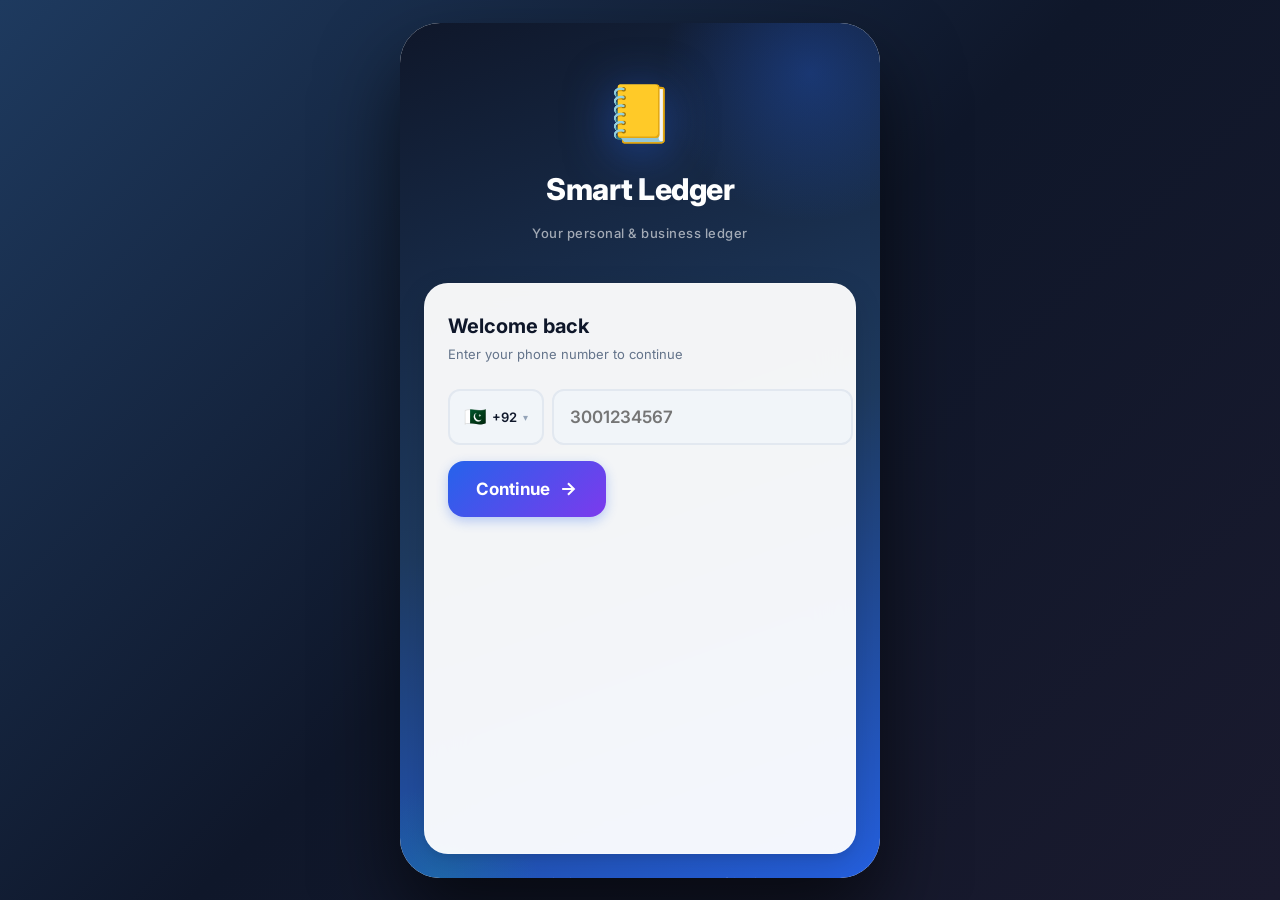
<file: index.html>
<!DOCTYPE html>
<html lang="en">
<head>
  <meta charset="UTF-8">
  <meta name="viewport" content="width=device-width, initial-scale=1.0, maximum-scale=1.0, user-scalable=no">
  <meta name="theme-color" content="#0F172A">
  <meta name="apple-mobile-web-app-capable" content="yes">
  <meta name="apple-mobile-web-app-status-bar-style" content="black-translucent">
  <meta name="apple-mobile-web-app-title" content="Smart Ledger">
  <meta name="mobile-web-app-capable" content="yes">

  <title>Smart Ledger — Digital Ledger for Everyone</title>
  <meta name="description" content="Smart Ledger is a fast, offline-first digital ledger app for personal and business use. Track balances, credit, and payments — anywhere in the world.">

  <!-- PWA Manifest -->
  <link rel="manifest" href="manifest.json">

  <!-- Favicon -->
  <link rel="icon" href="data:image/svg+xml,<svg xmlns='http://www.w3.org/2000/svg' viewBox='0 0 100 100'><text y='.9em' font-size='90'>📒</text></svg>">

  <!-- Styles -->
  <link rel="stylesheet" href="css/app.css">

  <!-- Preconnect for fonts -->
  <link rel="preconnect" href="https://fonts.googleapis.com">
  <link rel="preconnect" href="https://fonts.gstatic.com" crossorigin>

  <!-- Open Graph -->
  <meta property="og:title" content="Smart Ledger — Digital Khata">
  <meta property="og:description" content="Modern digital ledger app for small businesses worldwide.">
  <meta property="og:type" content="website">
</head>
<body>

  <!-- App Root -->
  <div id="app" role="main" aria-label="Smart Ledger App">
    <!-- Loading splash -->
    <div id="splash" style="
      min-height: 100dvh;
      display: flex;
      flex-direction: column;
      align-items: center;
      justify-content: center;
      background: linear-gradient(160deg, #0F172A 0%, #1E3A5F 50%, #2563EB 100%);
      gap: 16px;
    ">
      <div style="font-size: 64px; animation: logoPulse 1.5s ease-in-out infinite;">📒</div>
      <div style="font-size: 28px; font-weight: 800; color: white; letter-spacing: -0.5px;">Smart Ledger</div>
      <div style="width: 40px; height: 3px; background: rgba(255,255,255,0.2); border-radius: 2px; overflow: hidden; margin-top: 8px;">
        <div id="splash-bar" style="height: 100%; background: #10B981; border-radius: 2px; width: 0%; transition: width 0.8s ease;"></div>
      </div>
    </div>
  </div>

  <!-- Scripts — order matters! -->
  <script src="js/db.js"></script>
  <script src="js/auth.js"></script>
  <script src="js/router.js"></script>
  <script src="js/views/login.js"></script>
  <script src="js/views/setup.js"></script>
  <script src="js/views/dashboard.js"></script>
  <script src="js/views/customer.js"></script>
  <script src="js/views/detail.js"></script>
  <script src="js/views/transaction.js"></script>
  <script src="js/app.js"></script>

  <script>
    // Animate splash bar then hide
    setTimeout(() => {
      const bar = document.getElementById('splash-bar');
      if (bar) bar.style.width = '100%';
    }, 50);
    setTimeout(() => {
      const splash = document.getElementById('splash');
      if (splash) splash.style.opacity = '0';
      setTimeout(() => { if (splash) splash.remove(); }, 300);
    }, 800);
  </script>

  <!-- PWA Service Worker Registration -->
  <script>
    if ('serviceWorker' in navigator) {
      window.addEventListener('load', () => {
        navigator.serviceWorker.register('sw.js').catch(() => {});
      });
    }
  </script>
</body>
</html>
</file>
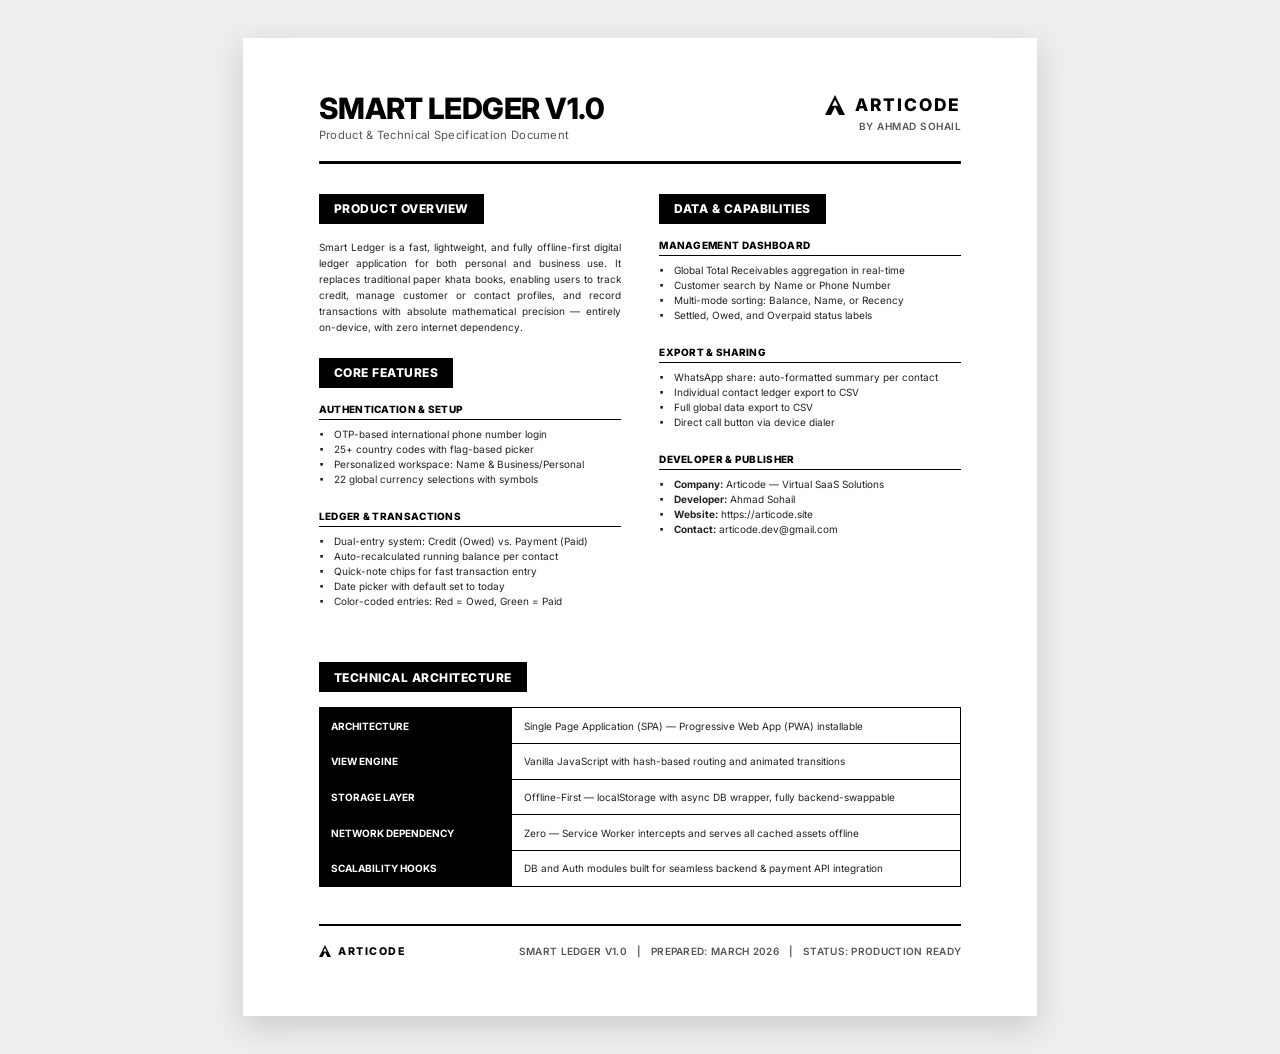
<file: specs.html>
<!DOCTYPE html>
<html lang="en">
<head>
    <meta charset="UTF-8">
    <meta name="viewport" content="width=device-width, initial-scale=1.0">
    <title>Smart Ledger — App Specifications</title>
    <link href="https://fonts.googleapis.com/css2?family=Inter:wght@400;600;800&display=swap" rel="stylesheet">
    <style>
        :root {
            --black: #000000;
            --white: #ffffff;
            --gray: #555555;
            --light-gray: #eeeeee;
        }

        * { box-sizing: border-box; margin: 0; padding: 0; -webkit-print-color-adjust: exact; print-color-adjust: exact; }

        @page { size: A4 portrait; margin: 0; }

        body {
            font-family: 'Inter', sans-serif;
            background: var(--light-gray);
        }

        .page {
            width: 210mm;
            min-height: 250mm; /* Let it flow naturally, no forced height */
            background: var(--white);
            margin: 10mm auto;
            padding: 15mm 20mm;
            box-shadow: 0 10px 30px rgba(0,0,0,0.15);
            display: block; /* Remove flex column */
        }

        @media print {
            body { background: transparent; }
            .page { margin: 0; box-shadow: none; padding: 10mm 15mm; }
        }

        /* ── HEADER ── */
        .header {
            width: 100%;
            border-bottom: 2.5pt solid var(--black);
            padding-bottom: 5mm;
            margin-bottom: 8mm;
        }

        /* Float header items to prevent flex collision */
        .header-left { float: left; width: 60%; }
        .header-right { float: right; width: 40%; text-align: right; }
        .clearfix::after { content: ""; display: table; clear: both; }

        .header-left h1 {
            font-size: 22pt;
            font-weight: 800;
            letter-spacing: -0.5px;
            text-transform: uppercase;
            line-height: 1;
        }

        .header-left .subtitle {
            font-size: 8.5pt;
            color: var(--gray);
            margin-top: 4px;
            letter-spacing: 0.3px;
        }

        .logo-row {
            font-size: 13pt;
            font-weight: 800;
            letter-spacing: 2px;
            margin-bottom: 2px;
        }
        
        .logo-row svg {
            vertical-align: middle;
            margin-right: 4px;
            margin-bottom: 3px;
        }

        .logo-by {
            font-size: 7.5pt;
            font-weight: 600;
            color: var(--gray);
            letter-spacing: 0.5px;
            text-transform: uppercase;
            display: block;
        }

        /* ── TWO COLUMN BODY (BULLETPROOF FLOATS) ── */
        .body-wrapper {
            width: 100%;
            margin-bottom: 8mm;
        }

        .col-left {
            float: left;
            width: 47%;
        }

        .col-right {
            float: right;
            width: 47%;
        }

        /* Section headings */
        .section-title {
            font-size: 9pt;
            font-weight: 800;
            text-transform: uppercase;
            letter-spacing: 0.5px;
            background: var(--black);
            color: var(--white);
            padding: 2mm 4mm;
            margin-bottom: 4mm;
            display: inline-block; /* Replaces block to prevent spanning */
        }

        .block { margin-bottom: 6mm; }

        .block-title {
            font-size: 7.5pt;
            font-weight: 800;
            text-transform: uppercase;
            letter-spacing: 0.3px;
            border-bottom: 0.75pt solid var(--black);
            padding-bottom: 1mm;
            margin-bottom: 2mm;
        }

        ul.items { list-style: none; }
        ul.items li {
            font-size: 7.5pt;
            line-height: 1.5;
            padding-left: 4mm;
            position: relative;
            color: #222;
        }
        ul.items li::before {
            content: "▪";
            position: absolute;
            left: 0;
            font-size: 7pt;
        }

        .overview-text {
            font-size: 7.5pt;
            line-height: 1.6;
            color: #222;
            text-align: justify;
        }

        /* ── TECH TABLE ── */
        .tech-section { width: 100%; margin-top: 5mm; margin-bottom: 10mm; }

        table {
            width: 100%;
            border-collapse: collapse;
            table-layout: fixed; /* Stop flex stretching */
        }

        table th, table td {
            border: 0.75pt solid var(--black);
            padding: 3mm;
            font-size: 7.5pt;
            text-align: left;
            vertical-align: top;
            color: #222;
        }

        table th {
            background: var(--black);
            color: var(--white);
            font-weight: 700;
            text-transform: uppercase;
            width: 30%;
        }

        /* ── FOOTER ── */
        .footer {
            width: 100%;
            border-top: 1.5pt solid var(--black);
            padding-top: 5mm;
        }

        .footer-logo {
            float: left;
            font-size: 8pt;
            font-weight: 800;
            letter-spacing: 1.5px;
        }
        
        .footer-logo svg {
            vertical-align: middle;
            margin-right: 4px;
            margin-bottom: 2px;
        }

        .footer-meta {
            float: right;
            font-size: 7.5pt;
            font-weight: 600;
            color: var(--gray);
            text-transform: uppercase;
            letter-spacing: 0.3px;
        }
    </style>
</head>
<body>
<div class="page">

    <!-- HEADER -->
    <div class="header clearfix">
        <div class="header-left">
            <h1>Smart Ledger V1.0</h1>
            <div class="subtitle">Product &amp; Technical Specification Document</div>
        </div>
        <div class="header-right">
            <div class="logo-row">
                <svg width="20" height="20" viewBox="0 0 100 100" xmlns="http://www.w3.org/2000/svg">
                    <path d="M50 0 L0 100 L30 100 L50 60 L70 100 L100 100 Z" fill="#000"/>
                    <polygon points="50,25 35,54 65,54" fill="#fff"/>
                </svg>
                ARTICODE
            </div>
            <span class="logo-by">By Ahmad Sohail</span>
        </div>
    </div>

    <!-- BODY -->
    <div class="body-wrapper clearfix">

        <!-- LEFT COLUMN -->
        <div class="col-left">
            <span class="section-title">Product Overview</span>
            <div class="block">
                <p class="overview-text">
                    Smart Ledger is a fast, lightweight, and fully offline-first digital ledger application for both personal and business use. It replaces traditional paper khata books, enabling users to track credit, manage customer or contact profiles, and record transactions with absolute mathematical precision — entirely on-device, with zero internet dependency.
                </p>
            </div>

            <span class="section-title">Core Features</span>

            <div class="block">
                <div class="block-title">Authentication &amp; Setup</div>
                <ul class="items">
                    <li>OTP-based international phone number login</li>
                    <li>25+ country codes with flag-based picker</li>
                    <li>Personalized workspace: Name &amp; Business/Personal</li>
                    <li>22 global currency selections with symbols</li>
                </ul>
            </div>

            <div class="block">
                <div class="block-title">Ledger &amp; Transactions</div>
                <ul class="items">
                    <li>Dual-entry system: Credit (Owed) vs. Payment (Paid)</li>
                    <li>Auto-recalculated running balance per contact</li>
                    <li>Quick-note chips for fast transaction entry</li>
                    <li>Date picker with default set to today</li>
                    <li>Color-coded entries: Red = Owed, Green = Paid</li>
                </ul>
            </div>
        </div>

        <!-- RIGHT COLUMN -->
        <div class="col-right">
            <span class="section-title">Data &amp; Capabilities</span>

            <div class="block">
                <div class="block-title">Management Dashboard</div>
                <ul class="items">
                    <li>Global Total Receivables aggregation in real-time</li>
                    <li>Customer search by Name or Phone Number</li>
                    <li>Multi-mode sorting: Balance, Name, or Recency</li>
                    <li>Settled, Owed, and Overpaid status labels</li>
                </ul>
            </div>

            <div class="block">
                <div class="block-title">Export &amp; Sharing</div>
                <ul class="items">
                    <li>WhatsApp share: auto-formatted summary per contact</li>
                    <li>Individual contact ledger export to CSV</li>
                    <li>Full global data export to CSV</li>
                    <li>Direct call button via device dialer</li>
                </ul>
            </div>

            <div class="block">
                <div class="block-title">Developer &amp; Publisher</div>
                <ul class="items">
                    <li><strong>Company:</strong> Articode — Virtual SaaS Solutions</li>
                    <li><strong>Developer:</strong> Ahmad Sohail</li>
                    <li><strong>Website:</strong> https://articode.site</li>
                    <li><strong>Contact:</strong> articode.dev@gmail.com</li>
                </ul>
            </div>
        </div>
    </div>

    <!-- TECHNICAL ARCHITECTURE TABLE -->
    <div class="tech-section">
        <span class="section-title">Technical Architecture</span>
        <table>
            <tr>
                <th>Architecture</th>
                <td>Single Page Application (SPA) — Progressive Web App (PWA) installable</td>
            </tr>
            <tr>
                <th>View Engine</th>
                <td>Vanilla JavaScript with hash-based routing and animated transitions</td>
            </tr>
            <tr>
                <th>Storage Layer</th>
                <td>Offline-First — localStorage with async DB wrapper, fully backend-swappable</td>
            </tr>
            <tr>
                <th>Network Dependency</th>
                <td>Zero — Service Worker intercepts and serves all cached assets offline</td>
            </tr>
            <tr>
                <th>Scalability Hooks</th>
                <td>DB and Auth modules built for seamless backend &amp; payment API integration</td>
            </tr>
        </table>
    </div>

    <!-- FOOTER -->
    <div class="footer clearfix">
        <div class="footer-logo">
            <svg width="12" height="12" viewBox="0 0 100 100" xmlns="http://www.w3.org/2000/svg">
                <path d="M50 0 L0 100 L30 100 L50 60 L70 100 L100 100 Z" fill="#000"/>
                <polygon points="50,25 35,54 65,54" fill="#fff"/>
            </svg>
            ARTICODE
        </div>
        <div class="footer-meta">
            Smart Ledger V1.0 &nbsp;&nbsp;|&nbsp;&nbsp;
            Prepared: March 2026 &nbsp;&nbsp;|&nbsp;&nbsp;
            Status: Production Ready
        </div>
    </div>

</div>
</body>
</html>
</file>
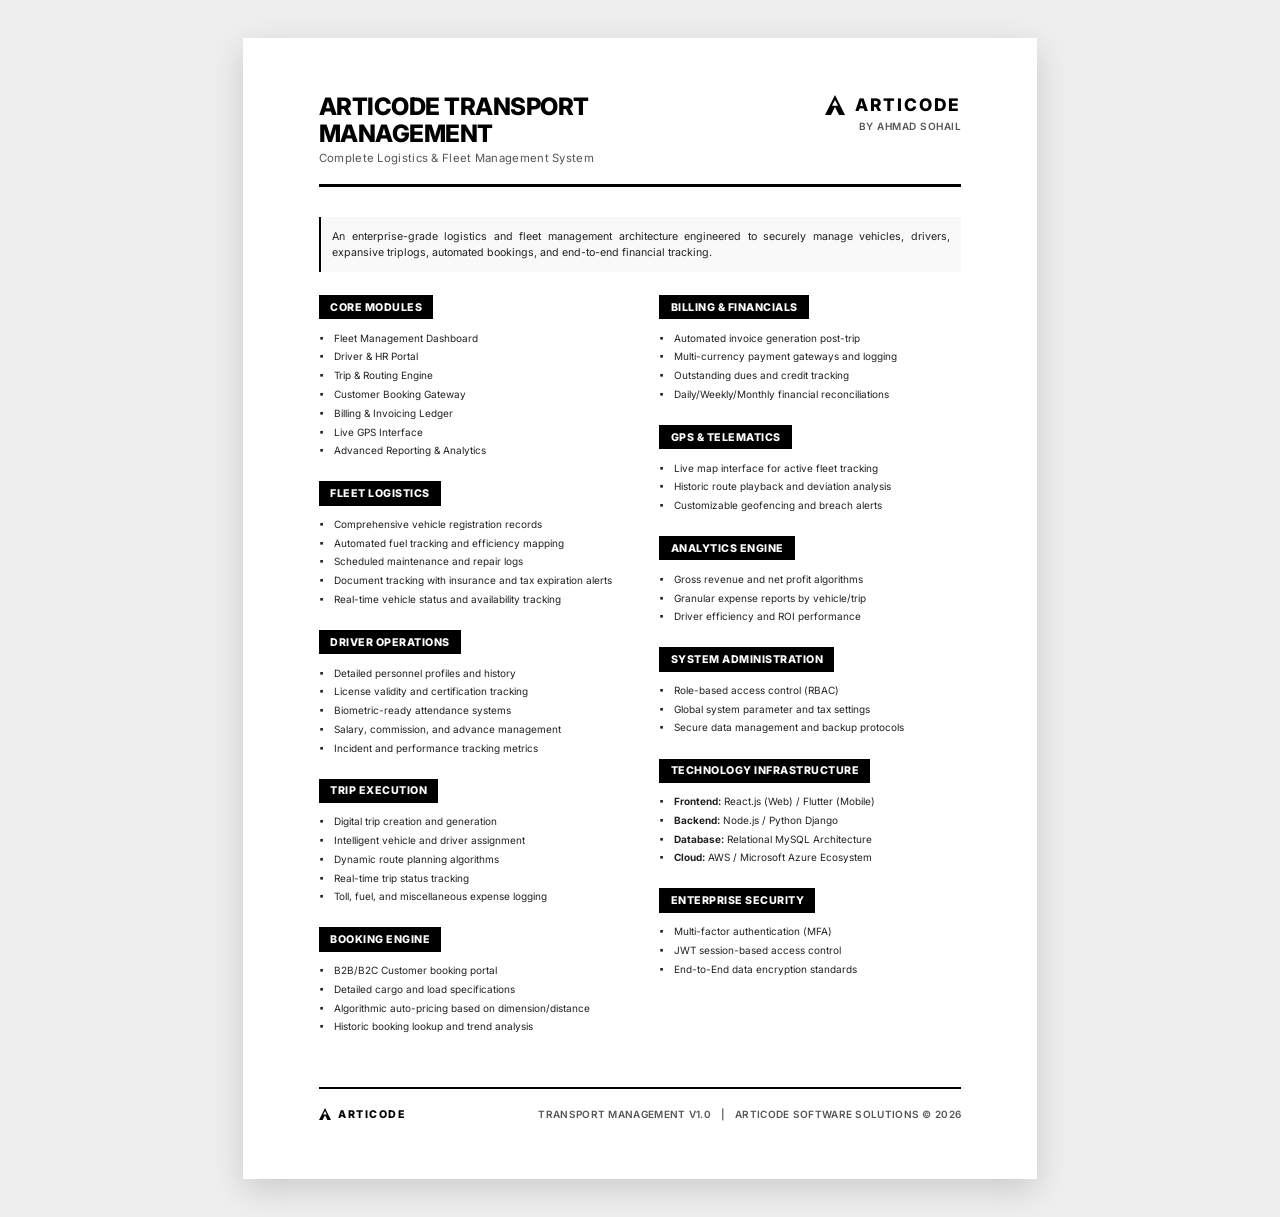
<file: transport_specs.html>
<!DOCTYPE html>
<html lang="en">
<head>
    <meta charset="UTF-8">
    <meta name="viewport" content="width=device-width, initial-scale=1.0">
    <title>Articode Transport Management — App Specifications</title>
    <link href="https://fonts.googleapis.com/css2?family=Inter:wght@400;600;800&display=swap" rel="stylesheet">
    <style>
        :root {
            --black: #000000;
            --white: #ffffff;
            --gray: #555555;
            --light-gray: #eeeeee;
        }

        * { box-sizing: border-box; margin: 0; padding: 0; -webkit-print-color-adjust: exact; print-color-adjust: exact; }

        @page { size: A4 portrait; margin: 0; }

        body {
            font-family: 'Inter', sans-serif;
            background: var(--light-gray);
        }

        .page {
            width: 210mm;
            min-height: 250mm;
            background: var(--white);
            margin: 10mm auto;
            padding: 15mm 20mm;
            box-shadow: 0 10px 30px rgba(0,0,0,0.15);
            display: block;
        }

        @media print {
            body { background: transparent; }
            .page { margin: 0; box-shadow: none; padding: 10mm 15mm; }
        }

        /* ── HEADER ── */
        .header {
            width: 100%;
            border-bottom: 2.5pt solid var(--black);
            padding-bottom: 5mm;
            margin-bottom: 8mm;
        }

        .header-left { float: left; width: 65%; }
        .header-right { float: right; width: 35%; text-align: right; }
        .clearfix::after { content: ""; display: table; clear: both; }

        .header-left h1 {
            font-size: 18pt;
            font-weight: 800;
            letter-spacing: -0.5px;
            text-transform: uppercase;
            line-height: 1.1;
        }

        .header-left .subtitle {
            font-size: 8.5pt;
            color: var(--gray);
            margin-top: 4px;
            letter-spacing: 0.3px;
        }

        .logo-row {
            font-size: 13pt;
            font-weight: 800;
            letter-spacing: 2px;
            margin-bottom: 2px;
        }
        
        .logo-row svg {
            vertical-align: middle;
            margin-right: 4px;
            margin-bottom: 3px;
        }

        .logo-by {
            font-size: 7.5pt;
            font-weight: 600;
            color: var(--gray);
            letter-spacing: 0.5px;
            text-transform: uppercase;
            display: block;
        }

        /* ── TWO COLUMN BODY (BULLETPROOF FLOATS) ── */
        .body-wrapper {
            width: 100%;
            margin-bottom: 8mm;
        }

        .col-left {
            float: left;
            width: 47%;
        }

        .col-right {
            float: right;
            width: 47%;
        }

        .block { margin-bottom: 6mm; }

        .block-title {
            font-size: 8pt;
            font-weight: 800;
            text-transform: uppercase;
            letter-spacing: 0.5px;
            background: var(--black);
            color: var(--white);
            padding: 1.5mm 3mm;
            margin-bottom: 2mm;
            display: inline-block;
        }

        ul.items { list-style: none; margin-top: 1mm; }
        ul.items li {
            font-size: 7.5pt;
            line-height: 1.5;
            padding-left: 4mm;
            position: relative;
            color: #222;
            margin-bottom: 1mm;
        }
        ul.items li::before {
            content: "▪";
            position: absolute;
            left: 0;
            font-size: 7pt;
        }

        .overview-text {
            font-size: 8pt;
            line-height: 1.5;
            color: #222;
            text-align: justify;
            margin-bottom: 6mm;
            padding: 3mm;
            border-left: 2pt solid var(--black);
            background: #f9f9f9;
        }

        /* ── FOOTER ── */
        .footer {
            width: 100%;
            border-top: 1.5pt solid var(--black);
            padding-top: 5mm;
            margin-top: 5mm;
        }

        .footer-logo {
            float: left;
            font-size: 8pt;
            font-weight: 800;
            letter-spacing: 1.5px;
        }
        
        .footer-logo svg {
            vertical-align: middle;
            margin-right: 4px;
            margin-bottom: 2px;
        }

        .footer-meta {
            float: right;
            font-size: 7.5pt;
            font-weight: 600;
            color: var(--gray);
            text-transform: uppercase;
            letter-spacing: 0.3px;
        }
    </style>
</head>
<body>
<div class="page">

    <!-- HEADER -->
    <div class="header clearfix">
        <div class="header-left">
            <h1>Articode Transport Management</h1>
            <div class="subtitle">Complete Logistics & Fleet Management System</div>
        </div>
        <div class="header-right">
            <div class="logo-row">
                <svg width="20" height="20" viewBox="0 0 100 100" xmlns="http://www.w3.org/2000/svg">
                    <path d="M50 0 L0 100 L30 100 L50 60 L70 100 L100 100 Z" fill="#000"/>
                    <polygon points="50,25 35,54 65,54" fill="#fff"/>
                </svg>
                ARTICODE
            </div>
            <span class="logo-by">By Ahmad Sohail</span>
        </div>
    </div>

    <!-- PRODUCT OVERVIEW -->
    <p class="overview-text">
        An enterprise-grade logistics and fleet management architecture engineered to securely manage vehicles, drivers, expansive triplogs, automated bookings, and end-to-end financial tracking.
    </p>

    <!-- BODY -->
    <div class="body-wrapper clearfix">

        <!-- LEFT COLUMN -->
        <div class="col-left">

            <div class="block">
                <div class="block-title">Core Modules</div>
                <ul class="items">
                    <li>Fleet Management Dashboard</li>
                    <li>Driver & HR Portal</li>
                    <li>Trip & Routing Engine</li>
                    <li>Customer Booking Gateway</li>
                    <li>Billing & Invoicing Ledger</li>
                    <li>Live GPS Interface</li>
                    <li>Advanced Reporting & Analytics</li>
                </ul>
            </div>

            <div class="block">
                <div class="block-title">Fleet Logistics</div>
                <ul class="items">
                    <li>Comprehensive vehicle registration records</li>
                    <li>Automated fuel tracking and efficiency mapping</li>
                    <li>Scheduled maintenance and repair logs</li>
                    <li>Document tracking with insurance and tax expiration alerts</li>
                    <li>Real-time vehicle status and availability tracking</li>
                </ul>
            </div>

            <div class="block">
                <div class="block-title">Driver Operations</div>
                <ul class="items">
                    <li>Detailed personnel profiles and history</li>
                    <li>License validity and certification tracking</li>
                    <li>Biometric-ready attendance systems</li>
                    <li>Salary, commission, and advance management</li>
                    <li>Incident and performance tracking metrics</li>
                </ul>
            </div>

            <div class="block">
                <div class="block-title">Trip Execution</div>
                <ul class="items">
                    <li>Digital trip creation and generation</li>
                    <li>Intelligent vehicle and driver assignment</li>
                    <li>Dynamic route planning algorithms</li>
                    <li>Real-time trip status tracking</li>
                    <li>Toll, fuel, and miscellaneous expense logging</li>
                </ul>
            </div>

            <div class="block">
                <div class="block-title">Booking Engine</div>
                <ul class="items">
                    <li>B2B/B2C Customer booking portal</li>
                    <li>Detailed cargo and load specifications</li>
                    <li>Algorithmic auto-pricing based on dimension/distance</li>
                    <li>Historic booking lookup and trend analysis</li>
                </ul>
            </div>

        </div>

        <!-- RIGHT COLUMN -->
        <div class="col-right">

            <div class="block">
                <div class="block-title">Billing & Financials</div>
                <ul class="items">
                    <li>Automated invoice generation post-trip</li>
                    <li>Multi-currency payment gateways and logging</li>
                    <li>Outstanding dues and credit tracking</li>
                    <li>Daily/Weekly/Monthly financial reconciliations</li>
                </ul>
            </div>

            <div class="block">
                <div class="block-title">GPS & Telematics</div>
                <ul class="items">
                    <li>Live map interface for active fleet tracking</li>
                    <li>Historic route playback and deviation analysis</li>
                    <li>Customizable geofencing and breach alerts</li>
                </ul>
            </div>

            <div class="block">
                <div class="block-title">Analytics Engine</div>
                <ul class="items">
                    <li>Gross revenue and net profit algorithms</li>
                    <li>Granular expense reports by vehicle/trip</li>
                    <li>Driver efficiency and ROI performance</li>
                </ul>
            </div>

            <div class="block">
                <div class="block-title">System Administration</div>
                <ul class="items">
                    <li>Role-based access control (RBAC)</li>
                    <li>Global system parameter and tax settings</li>
                    <li>Secure data management and backup protocols</li>
                </ul>
            </div>

            <div class="block">
                <div class="block-title">Technology Infrastructure</div>
                <ul class="items">
                    <li><strong>Frontend:</strong> React.js (Web) / Flutter (Mobile)</li>
                    <li><strong>Backend:</strong> Node.js / Python Django</li>
                    <li><strong>Database:</strong> Relational MySQL Architecture</li>
                    <li><strong>Cloud:</strong> AWS / Microsoft Azure Ecosystem</li>
                </ul>
            </div>

            <div class="block">
                <div class="block-title">Enterprise Security</div>
                <ul class="items">
                    <li>Multi-factor authentication (MFA)</li>
                    <li>JWT session-based access control</li>
                    <li>End-to-End data encryption standards</li>
                </ul>
            </div>

        </div>
    </div>

    <!-- FOOTER -->
    <div class="footer clearfix">
        <div class="footer-logo">
            <svg width="12" height="12" viewBox="0 0 100 100" xmlns="http://www.w3.org/2000/svg">
                <path d="M50 0 L0 100 L30 100 L50 60 L70 100 L100 100 Z" fill="#000"/>
                <polygon points="50,25 35,54 65,54" fill="#fff"/>
            </svg>
            ARTICODE
        </div>
        <div class="footer-meta">
            Transport Management V1.0 &nbsp;&nbsp;|&nbsp;&nbsp;
            Articode Software Solutions &copy; 2026
        </div>
    </div>

</div>
</body>
</html>
</file>
<file: css/app.css>
/* ═══════════════════════════════════════════════════════════════
   Smart Ledger — Design System & Styles
   Mobile-First, Offline-Ready, Premium UI
═══════════════════════════════════════════════════════════════ */

@import url('https://fonts.googleapis.com/css2?family=Inter:wght@300;400;500;600;700;800&display=swap');

/* ── CSS Variables ─────────────────────────────────────────────── */
:root {
  /* Brand */
  --brand-primary: #2563EB;
  --brand-light: #DBEAFE;

  /* Semantic */
  --color-credit: #EF4444;
  --color-credit-light: #FEF2F2;
  --color-credit-dark: #B91C1C;
  --color-payment: #10B981;
  --color-payment-light: #ECFDF5;
  --color-payment-dark: #065F46;

  /* Surfaces */
  --bg-base: #F8FAFC;
  --bg-surface: #FFFFFF;
  --bg-elevated: #FFFFFF;
  --bg-muted: #F1F5F9;

  /* Text */
  --text-primary: #0F172A;
  --text-secondary: #64748B;
  --text-muted: #94A3B8;
  --text-inverse: #FFFFFF;

  /* Border */
  --border-color: #E2E8F0;
  --border-radius-sm: 8px;
  --border-radius-md: 12px;
  --border-radius-lg: 16px;
  --border-radius-xl: 24px;
  --border-radius-pill: 100px;

  /* Shadows */
  --shadow-sm: 0 1px 3px rgba(0,0,0,0.08), 0 1px 2px rgba(0,0,0,0.04);
  --shadow-md: 0 4px 16px rgba(0,0,0,0.08), 0 2px 4px rgba(0,0,0,0.04);
  --shadow-lg: 0 10px 30px rgba(0,0,0,0.12), 0 4px 8px rgba(0,0,0,0.06);
  --shadow-fab: 0 8px 24px rgba(37,99,235,0.35);

  /* Spacing */
  --space-xs: 4px;
  --space-sm: 8px;
  --space-md: 16px;
  --space-lg: 24px;
  --space-xl: 32px;

  /* Typography */
  --font: 'Inter', system-ui, -apple-system, sans-serif;
  --text-xs: 11px;
  --text-sm: 13px;
  --text-base: 15px;
  --text-lg: 17px;
  --text-xl: 20px;
  --text-2xl: 24px;
  --text-3xl: 30px;
  --text-4xl: 36px;

  /* Animation */
  --transition: 0.2s cubic-bezier(0.4, 0, 0.2, 1);
  --spring: 0.3s cubic-bezier(0.34, 1.56, 0.64, 1);
}

/* ── Reset & Base ──────────────────────────────────────────────── */
*, *::before, *::after {
  box-sizing: border-box;
  margin: 0;
  padding: 0;
  -webkit-tap-highlight-color: transparent;
}

html {
  font-size: 16px;
  -webkit-text-size-adjust: 100%;
  scroll-behavior: smooth;
}

body {
  font-family: var(--font);
  font-size: var(--text-base);
  color: var(--text-primary);
  background: var(--bg-base);
  min-height: 100dvh;
  overflow-x: hidden;
  line-height: 1.5;
}

button {
  font-family: var(--font);
  cursor: pointer;
  border: none;
  background: none;
  color: inherit;
}

input, textarea, select {
  font-family: var(--font);
  font-size: var(--text-base);
}

a { color: inherit; text-decoration: none; }
img { max-width: 100%; }

/* ── App Container ─────────────────────────────────────────────── */
#app {
  max-width: 480px;
  margin: 0 auto;
  min-height: 100dvh;
  position: relative;
  overflow: hidden;
}

/* On larger screens, show phone frame */
@media (min-width: 600px) {
  body {
    background: linear-gradient(135deg, #1E3A5F 0%, #0F172A 50%, #1a1a2e 100%);
    min-height: 100dvh;
    display: flex;
    align-items: center;
    justify-content: center;
    padding: 20px;
  }
  #app {
    min-height: min(900px, 95dvh);
    height: min(900px, 95dvh);
    border-radius: 40px;
    overflow-y: auto;
    box-shadow: 0 40px 80px rgba(0,0,0,0.6), inset 0 0 0 1px rgba(255,255,255,0.1);
    background: var(--bg-base);
    scrollbar-width: none;
  }
  #app::-webkit-scrollbar { display: none; }
}

/* ── View Animations ───────────────────────────────────────────── */
.view-exit { animation: viewExit 0.15s ease forwards; }
.view-enter { animation: viewEnter 0.25s ease forwards; }

@keyframes viewExit {
  to { opacity: 0; transform: translateX(-16px); }
}
@keyframes viewEnter {
  from { opacity: 0; transform: translateX(16px); }
  to { opacity: 1; transform: translateX(0); }
}

/* ── Screen Layout ─────────────────────────────────────────────── */
.screen {
  min-height: 100dvh;
  display: flex;
  flex-direction: column;
  padding-bottom: 24px;
  position: relative;
}

@media (min-width: 600px) {
  .screen { min-height: min(900px, 95dvh); }
}

/* ── Auth Screens ──────────────────────────────────────────────── */
.auth-screen {
  min-height: 100dvh;
  background: linear-gradient(160deg, #0F172A 0%, #1E3A5F 50%, #2563EB 100%);
  display: flex;
  flex-direction: column;
  padding: 48px 24px 32px;
  position: relative;
  overflow: hidden;
}

.auth-screen::before {
  content: '';
  position: absolute;
  top: -100px;
  right: -80px;
  width: 300px;
  height: 300px;
  background: radial-gradient(circle, rgba(37,99,235,0.3) 0%, transparent 70%);
  border-radius: 50%;
}

.auth-screen::after {
  content: '';
  position: absolute;
  bottom: -60px;
  left: -60px;
  width: 200px;
  height: 200px;
  background: radial-gradient(circle, rgba(16,185,129,0.2) 0%, transparent 70%);
  border-radius: 50%;
}

.auth-header { text-align: center; margin-bottom: 40px; position: relative; z-index: 1; }
.auth-logo { display: flex; flex-direction: column; align-items: center; gap: 12px; }

.logo-icon {
  font-size: 56px;
  filter: drop-shadow(0 8px 24px rgba(37,99,235,0.5));
  animation: logoPulse 3s ease-in-out infinite;
}

@keyframes logoPulse {
  0%, 100% { transform: scale(1); }
  50% { transform: scale(1.05); }
}

.logo-title {
  font-size: var(--text-3xl);
  font-weight: 800;
  color: #FFFFFF;
  letter-spacing: -0.5px;
}

.logo-subtitle {
  font-size: var(--text-sm);
  color: rgba(255,255,255,0.6);
  font-weight: 500;
  letter-spacing: 0.5px;
}

.auth-card {
  background: rgba(255, 255, 255, 0.95);
  backdrop-filter: blur(20px);
  border-radius: var(--border-radius-xl);
  padding: 28px 24px;
  box-shadow: var(--shadow-lg), inset 0 0 0 1px rgba(255,255,255,0.2);
  position: relative;
  z-index: 1;
  flex: 1;
  max-height: fit-content;
}

.auth-footer {
  text-align: center;
  font-size: var(--text-xs);
  color: rgba(255,255,255,0.4);
  margin-top: 20px;
  position: relative;
  z-index: 1;
}

.step-header { margin-bottom: 24px; }
.step-header h2 { font-size: var(--text-xl); font-weight: 700; color: var(--text-primary); }
.step-header p { font-size: var(--text-sm); color: var(--text-secondary); margin-top: 4px; }

/* ── Phone Input ─────────────────────────────────────────────── */
.phone-input-group {
  display: flex;
  gap: 8px;
  margin-bottom: 16px;
}

.country-code-btn {
  display: flex;
  align-items: center;
  gap: 6px;
  padding: 0 14px;
  height: 56px;
  background: var(--bg-muted);
  border: 2px solid var(--border-color);
  border-radius: var(--border-radius-md);
  font-size: var(--text-base);
  font-weight: 600;
  color: var(--text-primary);
  white-space: nowrap;
  transition: all var(--transition);
  flex-shrink: 0;
}

.country-code-btn:hover { background: var(--border-color); }
.cc-flag { font-size: 18px; }
.cc-code { font-size: var(--text-sm); }
.cc-arrow { font-size: 10px; color: var(--text-muted); }

.phone-input {
  flex: 1;
  height: 56px;
  border: 2px solid var(--border-color);
  border-radius: var(--border-radius-md);
  padding: 0 16px;
  font-size: var(--text-lg);
  font-weight: 600;
  color: var(--text-primary);
  background: var(--bg-muted);
  outline: none;
  transition: all var(--transition);
}

.phone-input:focus { border-color: var(--brand-primary); background: #fff; box-shadow: 0 0 0 3px rgba(37,99,235,0.1); }

/* ── Country Code Dropdown ─────────────────────────────────────── */
.cc-dropdown {
  background: #fff;
  border: 1px solid var(--border-color);
  border-radius: var(--border-radius-md);
  box-shadow: var(--shadow-lg);
  max-height: 280px;
  overflow: hidden;
  display: flex;
  flex-direction: column;
  margin-bottom: 16px;
}

.cc-dropdown.hidden { display: none; }
.cc-search-wrap { padding: 12px; border-bottom: 1px solid var(--border-color); }
.cc-search {
  width: 100%;
  padding: 8px 12px;
  border: 1px solid var(--border-color);
  border-radius: var(--border-radius-sm);
  font-size: var(--text-sm);
  outline: none;
}
.cc-list { overflow-y: auto; flex: 1; }
.cc-item {
  display: flex;
  align-items: center;
  gap: 10px;
  width: 100%;
  padding: 10px 14px;
  text-align: left;
  font-size: var(--text-sm);
  transition: background var(--transition);
}
.cc-item:hover { background: var(--bg-muted); }
.cc-name { flex: 1; color: var(--text-primary); }
.cc-num { color: var(--text-secondary); font-weight: 500; }

/* ── OTP Input ─────────────────────────────────────────────────── */
.otp-inputs {
  display: flex;
  gap: 8px;
  justify-content: center;
  margin-bottom: 20px;
}

.otp-digit {
  width: 44px;
  height: 56px;
  border: 2px solid var(--border-color);
  border-radius: var(--border-radius-md);
  text-align: center;
  font-size: var(--text-2xl);
  font-weight: 700;
  color: var(--text-primary);
  background: var(--bg-muted);
  outline: none;
  transition: all var(--transition);
}

.otp-digit:focus {
  border-color: var(--brand-primary);
  background: #fff;
  box-shadow: 0 0 0 3px rgba(37,99,235,0.1);
  transform: scale(1.05);
}

.otp-demo-banner {
  background: linear-gradient(135deg, #FFF7ED, #FEF3C7);
  border: 1px solid #FDE68A;
  border-radius: var(--border-radius-md);
  padding: 12px 16px;
  font-size: var(--text-sm);
  color: #92400E;
  margin-bottom: 16px;
  text-align: center;
}

.back-link {
  font-size: var(--text-sm);
  color: var(--brand-primary);
  font-weight: 500;
  margin-bottom: 8px;
  display: block;
}

/* ── Setup Screen ──────────────────────────────────────────────── */
.setup-screen {
  min-height: 100dvh;
  background: linear-gradient(160deg, #0F172A 0%, #1E3A5F 60%, #2563EB 100%);
  padding: 0;
}

.setup-progress {
  padding: 60px 24px 0;
}

.progress-bar {
  height: 4px;
  background: rgba(255,255,255,0.2);
  border-radius: 2px;
  overflow: hidden;
}

.progress-fill {
  height: 100%;
  background: linear-gradient(90deg, var(--color-payment), #34D399);
  border-radius: 2px;
  transition: width 0.5s cubic-bezier(0.4, 0, 0.2, 1);
}

.setup-content {
  margin: 32px 20px;
  background: rgba(255,255,255,0.97);
  border-radius: var(--border-radius-xl);
  padding: 32px 24px;
  box-shadow: var(--shadow-lg);
}

.setup-icon { font-size: 48px; margin-bottom: 16px; }
.setup-title { font-size: var(--text-xl); font-weight: 700; margin-bottom: 6px; }
.setup-sub { font-size: var(--text-sm); color: var(--text-secondary); margin-bottom: 24px; }

.currency-search-wrap { margin-bottom: 12px; }

.currency-list {
  max-height: 300px;
  overflow-y: auto;
  border: 1px solid var(--border-color);
  border-radius: var(--border-radius-md);
  margin-bottom: 24px;
}

.currency-item {
  display: flex;
  align-items: center;
  gap: 12px;
  width: 100%;
  padding: 12px 14px;
  border-bottom: 1px solid var(--border-color);
  text-align: left;
  transition: background var(--transition);
}

.currency-item:last-child { border-bottom: none; }
.currency-item:hover { background: var(--bg-muted); }
.currency-item.selected { background: var(--brand-light); }
.curr-flag { font-size: 20px; flex-shrink: 0; }
.curr-info { flex: 1; }
.curr-name { font-size: var(--text-sm); font-weight: 500; color: var(--text-primary); display: block; }
.curr-code { font-size: var(--text-xs); color: var(--text-muted); }
.curr-symbol { font-size: var(--text-lg); font-weight: 700; color: var(--text-secondary); }
.curr-check { color: var(--brand-primary); font-weight: 700; font-size: var(--text-lg); }

/* ── Page Header ───────────────────────────────────────────────── */
.page-header {
  display: flex;
  align-items: center;
  justify-content: space-between;
  padding: 16px 20px;
  background: var(--bg-surface);
  border-bottom: 1px solid var(--border-color);
  position: sticky;
  top: 0;
  z-index: 10;
}

.page-header-transparent {
  background: transparent;
  border-bottom: none;
  position: absolute;
  width: 100%;
}

.back-btn {
  width: 40px;
  height: 40px;
  border-radius: 50%;
  display: flex;
  align-items: center;
  justify-content: center;
  background: var(--bg-muted);
  color: var(--text-primary);
  transition: all var(--transition);
}

.back-btn:hover { background: var(--border-color); transform: scale(1.05); }

.page-title {
  font-size: var(--text-lg);
  font-weight: 700;
  color: var(--text-primary);
}

.icon-btn {
  width: 40px;
  height: 40px;
  border-radius: 50%;
  display: flex;
  align-items: center;
  justify-content: center;
  font-size: 18px;
  transition: all var(--transition);
}

.icon-btn:hover { background: var(--bg-muted); }
.icon-btn-danger:hover { background: var(--color-credit-light); }

/* ── Top Bar (Dashboard) ───────────────────────────────────────── */
.topbar {
  display: flex;
  align-items: center;
  justify-content: space-between;
  padding: 16px 20px 12px;
  background: var(--bg-surface);
  border-bottom: 1px solid var(--border-color);
}

.topbar-left {
  display: flex;
  align-items: center;
  gap: 12px;
}

.user-avatar {
  width: 44px;
  height: 44px;
  border-radius: 50%;
  background: linear-gradient(135deg, var(--brand-primary), #7C3AED);
  color: white;
  font-weight: 800;
  font-size: var(--text-lg);
  display: flex;
  align-items: center;
  justify-content: center;
  cursor: pointer;
  box-shadow: 0 4px 12px rgba(37,99,235,0.3);
  transition: transform var(--spring);
}

.user-avatar:hover { transform: scale(1.05); }
.topbar-title { font-size: var(--text-base); font-weight: 700; color: var(--text-primary); }
.topbar-sub { font-size: var(--text-xs); color: var(--text-muted); margin-top: 1px; }

/* ── Summary Card ──────────────────────────────────────────────── */
.summary-card {
  margin: 16px 16px 8px;
  background: linear-gradient(135deg, #0F172A 0%, #1E3A5F 100%);
  border-radius: var(--border-radius-xl);
  padding: 24px;
  color: white;
  box-shadow: var(--shadow-lg);
  position: relative;
  overflow: hidden;
}

.summary-card::before {
  content: '';
  position: absolute;
  top: -40px;
  right: -40px;
  width: 160px;
  height: 160px;
  background: radial-gradient(circle, rgba(37,99,235,0.3) 0%, transparent 70%);
  border-radius: 50%;
}

.summary-card::after {
  content: '📒';
  position: absolute;
  right: 20px;
  bottom: 16px;
  font-size: 64px;
  opacity: 0.08;
}

.summary-label {
  font-size: var(--text-xs);
  font-weight: 600;
  letter-spacing: 1px;
  text-transform: uppercase;
  color: rgba(255,255,255,0.6);
  margin-bottom: 8px;
}

.summary-amount {
  font-size: var(--text-4xl);
  font-weight: 800;
  letter-spacing: -1px;
  line-height: 1.1;
  margin-bottom: 12px;
}

.amount-red { color: #FCA5A5; }
.amount-green { color: #6EE7B7; }

.summary-meta { display: flex; gap: 8px; flex-wrap: wrap; }

.meta-chip {
  font-size: var(--text-xs);
  font-weight: 600;
  padding: 4px 10px;
  background: rgba(255,255,255,0.15);
  border-radius: var(--border-radius-pill);
  color: rgba(255,255,255,0.8);
}

.meta-chip.overpaid { background: rgba(16,185,129,0.3); color: #6EE7B7; }

/* ── Search Bar ────────────────────────────────────────────────── */
.search-bar-wrap {
  display: flex;
  gap: 8px;
  padding: 12px 16px;
  background: var(--bg-surface);
  border-bottom: 1px solid var(--border-color);
  align-items: center;
}

.search-bar {
  flex: 1;
  display: flex;
  align-items: center;
  gap: 8px;
  background: var(--bg-muted);
  border-radius: var(--border-radius-md);
  padding: 0 14px;
  height: 44px;
}

.search-icon { font-size: 16px; flex-shrink: 0; }
.search-input {
  border: none;
  background: none;
  outline: none;
  flex: 1;
  font-size: var(--text-sm);
  color: var(--text-primary);
}
.search-input::placeholder { color: var(--text-muted); }

.sort-select {
  height: 44px;
  border: 2px solid var(--border-color);
  border-radius: var(--border-radius-md);
  padding: 0 8px;
  font-size: var(--text-xs);
  font-weight: 600;
  color: var(--text-secondary);
  background: var(--bg-surface);
  outline: none;
  cursor: pointer;
  flex-shrink: 0;
}

/* ── Customer List ─────────────────────────────────────────────── */
.customer-list { flex: 1; padding: 8px 0; }

.customer-card {
  display: flex;
  align-items: center;
  gap: 12px;
  padding: 14px 16px;
  background: var(--bg-surface);
  border-bottom: 1px solid var(--border-color);
  cursor: pointer;
  transition: all var(--transition);
  user-select: none;
}

.customer-card:hover { background: var(--bg-muted); transform: translateX(2px); }
.customer-card:active { background: var(--bg-muted); transform: scale(0.99); }

.customer-avatar {
  width: 48px;
  height: 48px;
  border-radius: 50%;
  background: linear-gradient(135deg, #6366F1, #8B5CF6);
  color: white;
  font-size: var(--text-lg);
  font-weight: 700;
  display: flex;
  align-items: center;
  justify-content: center;
  flex-shrink: 0;
  box-shadow: 0 4px 8px rgba(99,102,241,0.2);
}

.customer-info { flex: 1; min-width: 0; }
.customer-name { font-size: var(--text-base); font-weight: 600; color: var(--text-primary); white-space: nowrap; overflow: hidden; text-overflow: ellipsis; }
.customer-meta { font-size: var(--text-xs); color: var(--text-muted); margin-top: 2px; white-space: nowrap; overflow: hidden; text-overflow: ellipsis; }

.customer-balance { text-align: right; flex-shrink: 0; }
.balance-amount { font-size: var(--text-base); font-weight: 700; }
.balance-label { font-size: var(--text-xs); font-weight: 600; margin-top: 2px; opacity: 0.8; }

.balance-red { color: var(--color-credit); }
.balance-green { color: var(--color-payment); }
.balance-zero { color: var(--text-muted); }

/* ── Empty State ───────────────────────────────────────────────── */
.empty-state {
  display: flex;
  flex-direction: column;
  align-items: center;
  justify-content: center;
  padding: 60px 32px;
  text-align: center;
}

.empty-icon { font-size: 64px; margin-bottom: 16px; opacity: 0.6; }
.empty-state h3 { font-size: var(--text-lg); font-weight: 600; color: var(--text-secondary); margin-bottom: 8px; }
.empty-state p { font-size: var(--text-sm); color: var(--text-muted); }

/* ── FAB ───────────────────────────────────────────────────────── */
.fab {
  position: fixed;
  bottom: 28px;
  right: min(calc(50% - 240px + 24px), 24px);
  width: 60px;
  height: 60px;
  border-radius: 50%;
  background: linear-gradient(135deg, var(--brand-primary), #7C3AED);
  color: white;
  box-shadow: var(--shadow-fab);
  display: flex;
  align-items: center;
  justify-content: center;
  z-index: 100;
  transition: all var(--spring);
  border: none;
}

.fab:hover { transform: scale(1.1) translateY(-2px); box-shadow: 0 12px 32px rgba(37,99,235,0.5); }
.fab:active { transform: scale(0.95); }

.fab-multi {
  width: auto;
  padding: 0 20px;
  border-radius: var(--border-radius-pill);
  gap: 8px;
  font-size: var(--text-sm);
  font-weight: 700;
}

/* Desktop FAB positioning */
@media (min-width: 600px) {
  .fab { right: calc(50% - 216px); }
}

/* ── Customer Hero ──────────────────────────────────────────────── */
.customer-hero {
  padding: 72px 24px 28px;
  text-align: center;
  position: relative;
}

.hero-red { background: linear-gradient(160deg, #0F172A 0%, #7F1D1D 60%, var(--color-credit) 100%); color: white; }
.hero-green { background: linear-gradient(160deg, #0F172A 0%, #064E3B 60%, var(--color-payment) 100%); color: white; }
.hero-zero { background: linear-gradient(160deg, #0F172A 0%, #1E3A5F 60%, #475569 100%); color: white; }

.hero-avatar {
  width: 72px;
  height: 72px;
  border-radius: 50%;
  background: rgba(255,255,255,0.2);
  backdrop-filter: blur(10px);
  border: 3px solid rgba(255,255,255,0.3);
  color: white;
  font-size: var(--text-2xl);
  font-weight: 800;
  display: flex;
  align-items: center;
  justify-content: center;
  margin: 0 auto 12px;
  box-shadow: 0 8px 24px rgba(0,0,0,0.2);
}

.hero-name { font-size: var(--text-xl); font-weight: 700; margin-bottom: 4px; }
.hero-phone { font-size: var(--text-sm); opacity: 0.7; margin-bottom: 16px; }
.hero-balance-label { font-size: var(--text-xs); font-weight: 600; letter-spacing: 1px; text-transform: uppercase; opacity: 0.7; margin-bottom: 4px; }
.hero-balance { font-size: var(--text-3xl); font-weight: 800; letter-spacing: -0.5px; margin-bottom: 20px; }

.hero-actions {
  display: flex;
  gap: 8px;
  justify-content: center;
}

.hero-action-btn {
  display: flex;
  flex-direction: column;
  align-items: center;
  gap: 4px;
  padding: 10px 16px;
  background: rgba(255,255,255,0.15);
  backdrop-filter: blur(10px);
  border-radius: var(--border-radius-md);
  color: white;
  font-size: var(--text-xs);
  font-weight: 600;
  transition: all var(--transition);
  border: 1px solid rgba(255,255,255,0.2);
}

.hero-action-btn:hover { background: rgba(255,255,255,0.25); transform: translateY(-2px); }
.hero-action-btn:disabled { opacity: 0.4; cursor: not-allowed; }
.hero-action-btn span:first-child { font-size: 20px; }

/* ── Section Header ─────────────────────────────────────────────── */
.section-header {
  display: flex;
  align-items: center;
  justify-content: space-between;
  padding: 16px 16px 8px;
}

.section-title { font-size: var(--text-sm); font-weight: 700; text-transform: uppercase; letter-spacing: 0.5px; color: var(--text-muted); }
.section-count { font-size: var(--text-xs); color: var(--text-muted); background: var(--bg-muted); padding: 2px 8px; border-radius: var(--border-radius-pill); }

/* ── Transaction List ───────────────────────────────────────────── */
.txn-list { flex: 1; }

.txn-item {
  display: flex;
  align-items: center;
  gap: 12px;
  padding: 14px 16px;
  background: var(--bg-surface);
  border-bottom: 1px solid var(--border-color);
  transition: background var(--transition);
  position: relative;
}

.txn-item:hover { background: var(--bg-muted); }
.txn-item:hover .txn-delete-btn { opacity: 1; }

.txn-type-icon {
  width: 40px;
  height: 40px;
  border-radius: 50%;
  display: flex;
  align-items: center;
  justify-content: center;
  font-size: 18px;
  flex-shrink: 0;
}

.txn-credit { background: var(--color-credit-light); }
.txn-payment { background: var(--color-payment-light); }

.txn-info { flex: 1; min-width: 0; }
.txn-type-label { font-size: var(--text-sm); font-weight: 600; color: var(--text-primary); }
.txn-note { font-size: var(--text-xs); color: var(--text-secondary); margin-top: 2px; white-space: nowrap; overflow: hidden; text-overflow: ellipsis; }
.txn-date { font-size: var(--text-xs); color: var(--text-muted); margin-top: 2px; }

.txn-amount { font-size: var(--text-base); font-weight: 700; white-space: nowrap; }
.txn-amount-red { color: var(--color-credit); }
.txn-amount-green { color: var(--color-payment); }
.txn-sign { font-size: var(--text-sm); }

.txn-delete-btn {
  opacity: 0;
  width: 32px;
  height: 32px;
  border-radius: 50%;
  display: flex;
  align-items: center;
  justify-content: center;
  font-size: 14px;
  background: var(--color-credit-light);
  transition: all var(--transition);
  flex-shrink: 0;
}

.txn-delete-btn:hover { background: var(--color-credit); color: white; }

/* ── Form Container ─────────────────────────────────────────────── */
.form-container { padding: 20px 16px; }
.form-section { margin-bottom: 24px; }
.form-section-title { font-size: var(--text-xs); font-weight: 700; text-transform: uppercase; letter-spacing: 0.8px; color: var(--text-muted); margin-bottom: 16px; }
.form-group { margin-bottom: 16px; }
.form-label { display: block; font-size: var(--text-sm); font-weight: 600; color: var(--text-secondary); margin-bottom: 8px; }
.required { color: var(--color-credit); }
.optional { color: var(--text-muted); font-weight: 400; font-size: var(--text-xs); }

/* ── Input Fields ──────────────────────────────────────────────── */
.input-field {
  width: 100%;
  padding: 14px 16px;
  border: 2px solid var(--border-color);
  border-radius: var(--border-radius-md);
  font-size: var(--text-base);
  color: var(--text-primary);
  background: var(--bg-muted);
  outline: none;
  transition: all var(--transition);
  appearance: none;
}

.input-field:focus {
  border-color: var(--brand-primary);
  background: #fff;
  box-shadow: 0 0 0 4px rgba(37,99,235,0.08);
}

.input-xl { font-size: var(--text-lg); }
.input-xl::placeholder { font-size: var(--text-base); }

.textarea-field { resize: vertical; min-height: 80px; }

/* ── Amount Input ──────────────────────────────────────────────── */
.amount-input-wrap {
  display: flex;
  align-items: center;
  background: var(--bg-muted);
  border: 2px solid var(--border-color);
  border-radius: var(--border-radius-md);
  overflow: hidden;
  transition: all var(--transition);
}

.amount-input-wrap:focus-within {
  border-color: var(--brand-primary);
  background: #fff;
  box-shadow: 0 0 0 4px rgba(37,99,235,0.08);
}

.amount-prefix {
  padding: 0 16px;
  font-size: var(--text-xl);
  font-weight: 700;
  color: var(--text-muted);
  border-right: 2px solid var(--border-color);
  height: 100%;
  display: flex;
  align-items: center;
  flex-shrink: 0;
}

.input-amount {
  flex: 1;
  border: none;
  background: none;
  padding: 16px;
  font-size: var(--text-3xl);
  font-weight: 700;
  color: var(--text-primary);
  outline: none;
  min-width: 0;
}

.input-amount::-webkit-inner-spin-button, .input-amount::-webkit-outer-spin-button { -webkit-appearance: none; }

/* ── Transaction Type Toggle ────────────────────────────────────── */
.type-toggle {
  display: grid;
  grid-template-columns: 1fr 1fr;
  gap: 10px;
  margin-bottom: 24px;
}

.type-btn {
  display: flex;
  flex-direction: column;
  align-items: center;
  gap: 4px;
  padding: 16px;
  border-radius: var(--border-radius-lg);
  border: 2px solid var(--border-color);
  background: var(--bg-muted);
  cursor: pointer;
  transition: all var(--spring);
}

.type-btn:hover { transform: translateY(-2px); box-shadow: var(--shadow-sm); }
.type-icon { font-size: 28px; }
.type-label { font-size: var(--text-base); font-weight: 700; }
.type-desc { font-size: var(--text-xs); color: var(--text-muted); }

.type-btn.type-btn-active { border-width: 3px; }
.type-btn.type-credit.type-btn-active { border-color: var(--color-credit); background: var(--color-credit-light); }
.type-btn.type-credit.type-btn-active .type-label { color: var(--color-credit-dark); }
.type-btn.type-payment.type-btn-active { border-color: var(--color-payment); background: var(--color-payment-light); }
.type-btn.type-payment.type-btn-active .type-label { color: var(--color-payment-dark); }

/* ── Quick Chips ───────────────────────────────────────────────── */
.chips-row { display: flex; gap: 8px; flex-wrap: wrap; margin-bottom: 24px; }
.chip {
  padding: 6px 14px;
  border-radius: var(--border-radius-pill);
  border: 1.5px solid var(--border-color);
  background: var(--bg-surface);
  font-size: var(--text-sm);
  color: var(--text-secondary);
  cursor: pointer;
  transition: all var(--transition);
  white-space: nowrap;
}

.chip:hover { border-color: var(--brand-primary); color: var(--brand-primary); background: var(--brand-light); }
.chip-selected { border-color: var(--brand-primary); background: var(--brand-light); color: var(--brand-primary); font-weight: 600; }

/* ── Mini Customer Card ─────────────────────────────────────────── */
.mini-customer-card {
  display: flex;
  align-items: center;
  gap: 12px;
  padding: 14px 16px;
  background: var(--bg-surface);
  border-bottom: 1px solid var(--border-color);
  margin-bottom: 4px;
}

.mini-avatar {
  width: 40px;
  height: 40px;
  border-radius: 50%;
  background: linear-gradient(135deg, #6366F1, #8B5CF6);
  color: white;
  font-size: var(--text-base);
  font-weight: 700;
  display: flex;
  align-items: center;
  justify-content: center;
  flex-shrink: 0;
}

.mini-name { font-size: var(--text-base); font-weight: 600; }
.mini-bal { font-size: var(--text-xs); margin-top: 2px; color: var(--text-muted); }
.mini-bal-red { color: var(--color-credit); }
.mini-bal-green { color: var(--color-payment); }

/* ── Buttons ───────────────────────────────────────────────────── */
.btn-primary {
  display: inline-flex;
  align-items: center;
  justify-content: center;
  gap: 8px;
  padding: 14px 24px;
  border-radius: var(--border-radius-md);
  font-size: var(--text-base);
  font-weight: 700;
  color: white;
  background: linear-gradient(135deg, var(--brand-primary), #7C3AED);
  border: none;
  cursor: pointer;
  transition: all var(--spring);
  box-shadow: 0 4px 12px rgba(37,99,235,0.3);
}

.btn-primary:hover { transform: translateY(-2px); box-shadow: 0 8px 20px rgba(37,99,235,0.4); }
.btn-primary:active { transform: scale(0.98); }
.btn-primary:disabled { opacity: 0.6; cursor: not-allowed; transform: none; }

.btn-large { padding: 17px 28px; font-size: var(--text-lg); border-radius: var(--border-radius-lg); min-height: 56px; }
.btn-block { width: 100%; }

.btn-red { background: linear-gradient(135deg, var(--color-credit-dark), var(--color-credit)); box-shadow: 0 4px 12px rgba(239,68,68,0.3); }
.btn-red:hover { box-shadow: 0 8px 20px rgba(239,68,68,0.4); }
.btn-green { background: linear-gradient(135deg, var(--color-payment-dark), var(--color-payment)); box-shadow: 0 4px 12px rgba(16,185,129,0.3); }
.btn-green:hover { box-shadow: 0 8px 20px rgba(16,185,129,0.4); }

.btn-outline {
  display: inline-flex;
  align-items: center;
  justify-content: center;
  gap: 8px;
  padding: 13px 24px;
  border-radius: var(--border-radius-md);
  font-size: var(--text-base);
  font-weight: 600;
  color: var(--brand-primary);
  background: transparent;
  border: 2px solid var(--brand-primary);
  cursor: pointer;
  transition: all var(--transition);
}

.btn-outline:hover { background: var(--brand-light); }

.btn-ghost {
  display: inline-flex;
  align-items: center;
  justify-content: center;
  padding: 13px 24px;
  border-radius: var(--border-radius-md);
  font-size: var(--text-base);
  font-weight: 600;
  color: var(--text-secondary);
  background: var(--bg-muted);
  border: none;
  cursor: pointer;
  transition: all var(--transition);
}

.btn-ghost:hover { background: var(--border-color); }

.btn-danger {
  display: inline-flex;
  align-items: center;
  justify-content: center;
  padding: 13px 24px;
  border-radius: var(--border-radius-md);
  font-size: var(--text-base);
  font-weight: 600;
  color: white;
  background: var(--color-credit);
  border: none;
  cursor: pointer;
  transition: all var(--transition);
}

.btn-danger:hover { background: var(--color-credit-dark); }

.btn-text {
  background: none;
  border: none;
  color: var(--brand-primary);
  font-size: var(--text-sm);
  font-weight: 600;
  cursor: pointer;
  padding: 12px;
  display: block;
  width: 100%;
  text-align: center;
}

.form-actions { display: flex; flex-direction: column; gap: 10px; margin-top: 8px; }

/* ── Bottom Sheet ──────────────────────────────────────────────── */
.bottom-sheet-overlay {
  position: fixed;
  inset: 0;
  background: rgba(0,0,0,0.5);
  z-index: 1000;
  display: flex;
  flex-direction: column;
  justify-content: flex-end;
}

.bottom-sheet {
  background: var(--bg-surface);
  border-radius: var(--border-radius-xl) var(--border-radius-xl) 0 0;
  padding-bottom: 32px;
  transform: translateY(100%);
  transition: transform 0.3s cubic-bezier(0.4, 0, 0.2, 1);
  max-height: 85dvh;
  overflow-y: auto;
}

.bottom-sheet.open { transform: translateY(0); }
.sheet-handle { width: 40px; height: 4px; background: var(--border-color); border-radius: 2px; margin: 12px auto 4px; }

.sheet-header {
  display: flex;
  align-items: center;
  justify-content: space-between;
  padding: 16px 20px;
  border-bottom: 1px solid var(--border-color);
}

.sheet-header h3 { font-size: var(--text-lg); font-weight: 700; }
.sheet-close { font-size: var(--text-base); color: var(--text-muted); padding: 4px 8px; border-radius: var(--border-radius-sm); }
.sheet-close:hover { background: var(--bg-muted); }
.sheet-body { padding: 16px 20px; }

.settings-item {
  display: flex;
  align-items: center;
  gap: 14px;
  padding: 14px 0;
  border-bottom: 1px solid var(--border-color);
}

.settings-item:last-of-type { border-bottom: none; }
.settings-icon { font-size: 22px; }
.settings-label { font-size: var(--text-xs); color: var(--text-muted); font-weight: 500; }
.settings-value { font-size: var(--text-base); font-weight: 600; color: var(--text-primary); }

.sheet-menu-item {
  display: flex;
  align-items: center;
  gap: 12px;
  width: 100%;
  padding: 16px 20px;
  text-align: left;
  font-size: var(--text-base);
  font-weight: 600;
  color: var(--text-primary);
  border-bottom: 1px solid var(--border-color);
  transition: background var(--transition);
}

.sheet-menu-item:hover { background: var(--bg-muted); }
.sheet-menu-item.danger { color: var(--color-credit); }
.sheet-menu-item.danger:hover { background: var(--color-credit-light); }
.sheet-menu-item:last-child { border-bottom: none; }

/* ── Toast ─────────────────────────────────────────────────────── */
.toast {
  position: fixed;
  bottom: 100px;
  left: 50%;
  transform: translateX(-50%) translateY(8px);
  padding: 12px 24px;
  border-radius: var(--border-radius-pill);
  font-size: var(--text-sm);
  font-weight: 600;
  z-index: 9999;
  opacity: 0;
  transition: all 0.25s ease;
  max-width: 320px;
  text-align: center;
  white-space: nowrap;
}

.toast.toast-visible { opacity: 1; transform: translateX(-50%) translateY(0); }
.toast-success { background: var(--color-payment); color: white; }
.toast-error { background: var(--color-credit); color: white; }
.toast-info { background: var(--text-primary); color: white; }

/* ── Confirm Dialog ─────────────────────────────────────────────── */
.confirm-overlay {
  position: fixed;
  inset: 0;
  background: rgba(0,0,0,0.5);
  z-index: 1001;
  display: flex;
  align-items: center;
  justify-content: center;
  padding: 24px;
  opacity: 0;
  transition: opacity 0.2s ease;
}

.confirm-overlay.visible { opacity: 1; }
.confirm-overlay.visible .confirm-dialog { transform: scale(1); }

.confirm-dialog {
  background: var(--bg-surface);
  border-radius: var(--border-radius-xl);
  padding: 28px 24px;
  max-width: 320px;
  width: 100%;
  box-shadow: var(--shadow-lg);
  transform: scale(0.95);
  transition: transform 0.2s cubic-bezier(0.34, 1.56, 0.64, 1);
}

.confirm-title { font-size: var(--text-lg); font-weight: 700; margin-bottom: 8px; }
.confirm-msg { font-size: var(--text-sm); color: var(--text-secondary); margin-bottom: 24px; line-height: 1.6; }
.confirm-actions { display: flex; gap: 10px; justify-content: flex-end; }

/* ── Spinner ───────────────────────────────────────────────────── */
.spinner {
  width: 18px;
  height: 18px;
  border: 2.5px solid rgba(255,255,255,0.3);
  border-top-color: white;
  border-radius: 50%;
  animation: spin 0.7s linear infinite;
  display: inline-block;
}

@keyframes spin { to { transform: rotate(360deg); } }

/* ── Error Message ─────────────────────────────────────────────── */
.error-msg {
  font-size: var(--text-sm);
  color: var(--color-credit);
  font-weight: 500;
  padding: 10px;
  background: var(--color-credit-light);
  border-radius: var(--border-radius-sm);
  margin-bottom: 14px;
}
.error-msg.hidden { display: none; }

/* ── Utility ───────────────────────────────────────────────────── */
.hidden { display: none !important; }
.mt-1 { margin-top: 8px; }
.mt-2 { margin-top: 16px; }

/* ── Scrollbars ────────────────────────────────────────────────── */
* { scrollbar-width: thin; scrollbar-color: var(--border-color) transparent; }
::-webkit-scrollbar { width: 4px; }
::-webkit-scrollbar-track { background: transparent; }
::-webkit-scrollbar-thumb { background: var(--border-color); border-radius: 2px; }

/* ── Touch Feedback ─────────────────────────────────────────────── */
@media (hover: none) {
  .customer-card:hover { background: var(--bg-surface); transform: none; }
  .txn-delete-btn { opacity: 1; }
}
</file>
